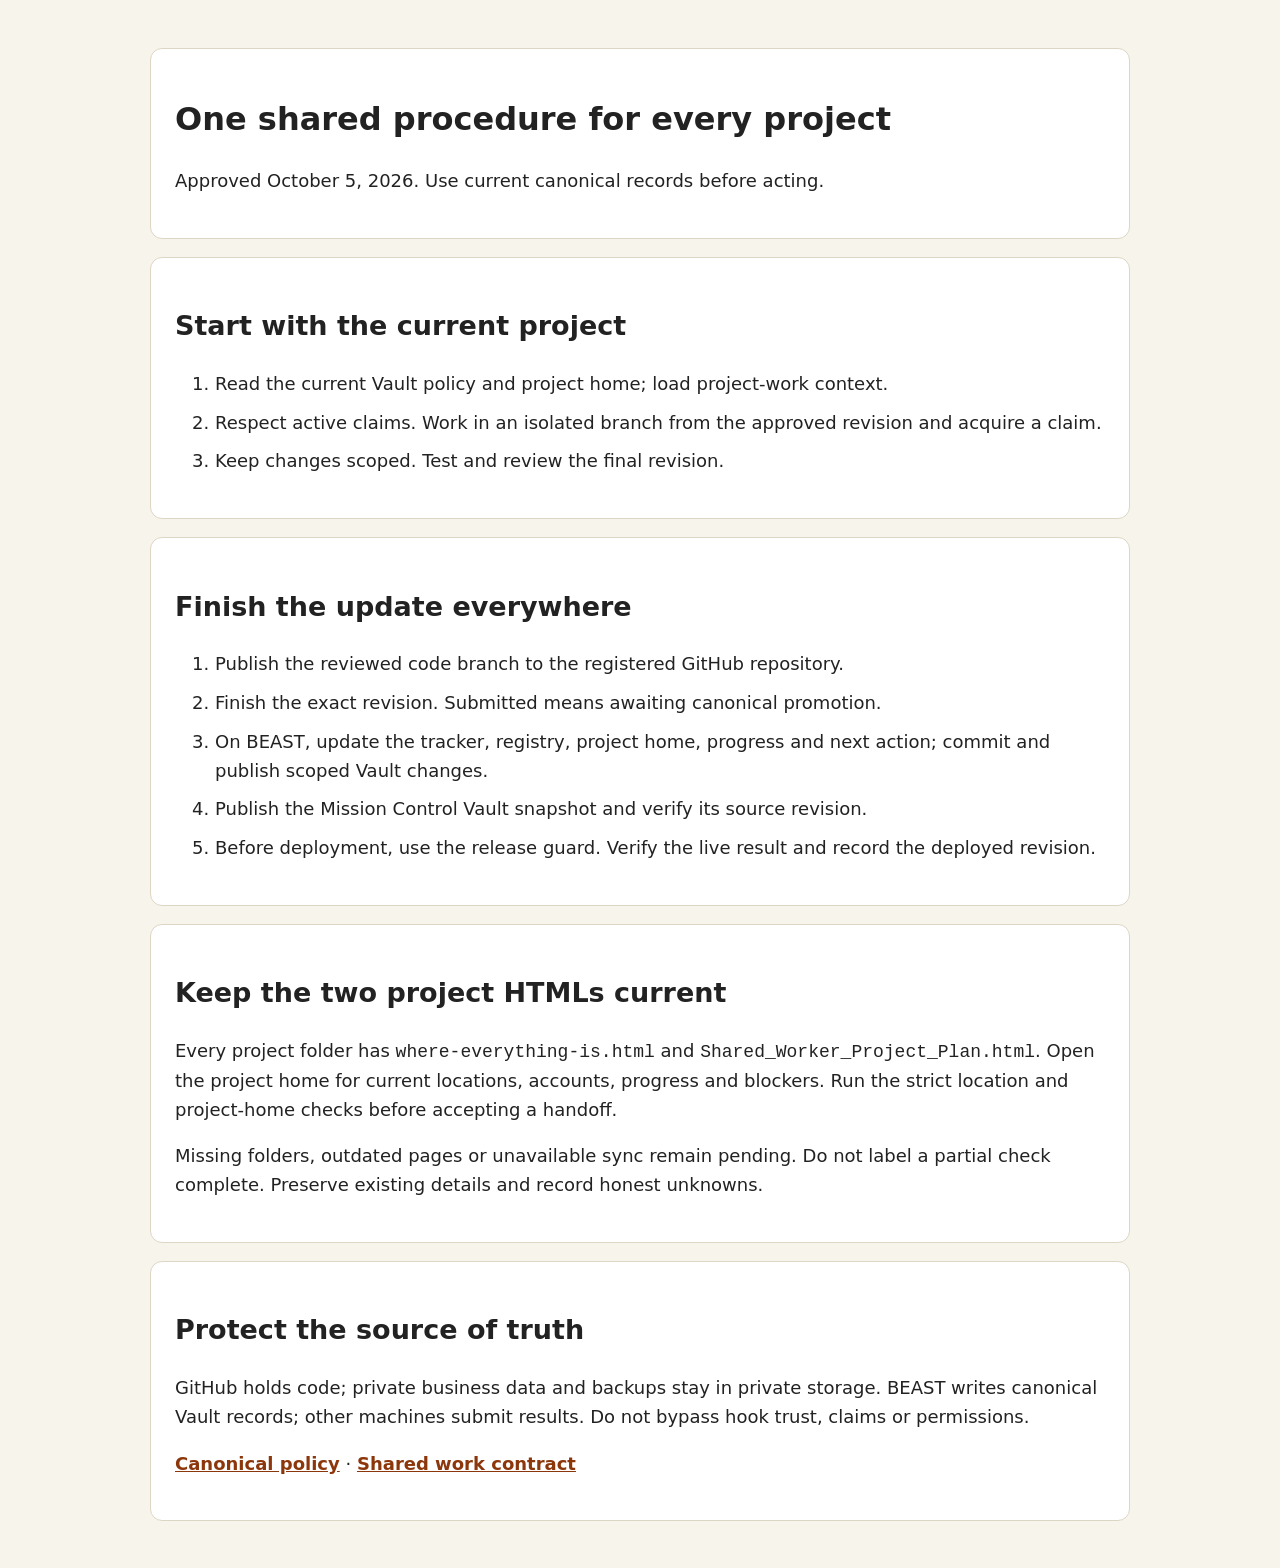
<file: Shared_Worker_Project_Plan.html>
<!doctype html><html lang="en"><head><meta charset="utf-8"><meta name="viewport" content="width=device-width,initial-scale=1"><meta name="project-contract-version" content="2026-10-05.1"><title>Shared worker project procedure</title><style>body{font:18px/1.6 system-ui,sans-serif;background:#f7f4ec;color:#222;margin:0}main{max-width:980px;margin:auto;padding:30px}header,section{background:white;border:1px solid #ddd6c4;padding:24px;border-radius:12px;margin:18px 0}h1{font-size:32px}a{color:#8c370b;font-weight:650}code{overflow-wrap:anywhere}li{margin:10px 0}.button{display:inline-block;background:#8c370b;color:white;padding:10px 18px;border-radius:8px;text-decoration:none}</style></head><body><main><header><h1>One shared procedure for every project</h1><p>Approved October 5, 2026. Use current canonical records before acting.</p></header><section><h2>Start with the current project</h2><ol><li>Read the current Vault policy and project home; load project-work context.</li><li>Respect active claims. Work in an isolated branch from the approved revision and acquire a claim.</li><li>Keep changes scoped. Test and review the final revision.</li></ol></section><section><h2>Finish the update everywhere</h2><ol><li>Publish the reviewed code branch to the registered GitHub repository.</li><li>Finish the exact revision. Submitted means awaiting canonical promotion.</li><li>On BEAST, update the tracker, registry, project home, progress and next action; commit and publish scoped Vault changes.</li><li>Publish the Mission Control Vault snapshot and verify its source revision.</li><li>Before deployment, use the release guard. Verify the live result and record the deployed revision.</li></ol></section><section><h2>Keep the two project HTMLs current</h2><p>Every project folder has <code>where-everything-is.html</code> and <code>Shared_Worker_Project_Plan.html</code>. Open the project home for current locations, accounts, progress and blockers. Run the strict location and project-home checks before accepting a handoff.</p><p>Missing folders, outdated pages or unavailable sync remain pending. Do not label a partial check complete. Preserve existing details and record honest unknowns.</p></section><section><h2>Protect the source of truth</h2><p>GitHub holds code; private business data and backups stay in private storage. BEAST writes canonical Vault records; other machines submit results. Do not bypass hook trust, claims or permissions.</p><p><a href="file:///C:/Users/jston/Vault/Projects/00-Dashboard/POLICY.md">Canonical policy</a> · <a href="file:///C:/Users/jston/Vault/Projects/30-Workflows/shared-project-work.md">Shared work contract</a></p></section></main></body></html>
</file>
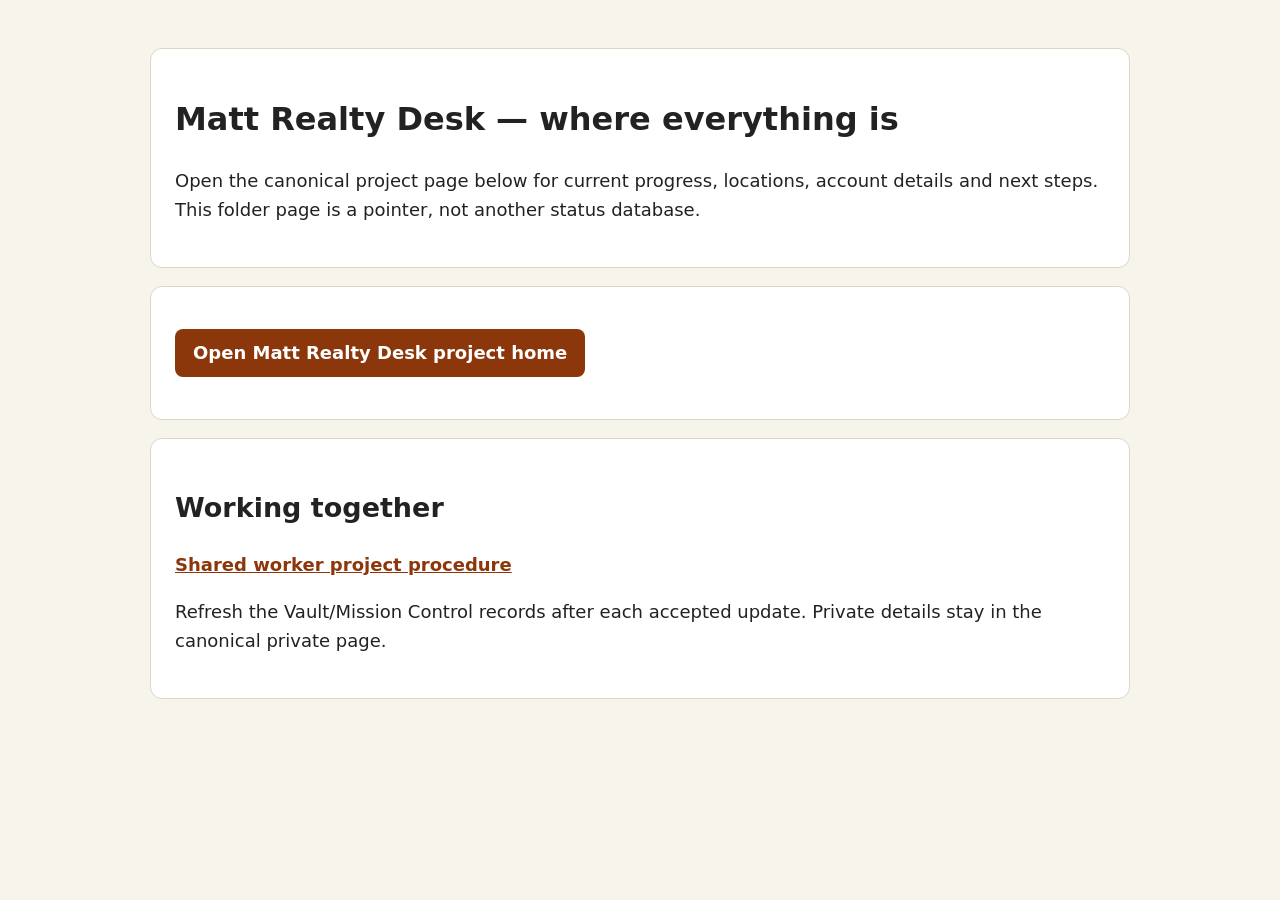
<file: where-everything-is.html>
<!-- managed-project-entrypoint:2026-10-05 -->
<!doctype html><html lang="en"><head><meta charset="utf-8"><meta name="viewport" content="width=device-width,initial-scale=1"><meta name="project-contract-version" content="2026-10-05.1"><title>Matt Realty Desk — where everything is</title><style>body{font:18px/1.6 system-ui,sans-serif;background:#f7f4ec;color:#222;margin:0}main{max-width:980px;margin:auto;padding:30px}header,section{background:white;border:1px solid #ddd6c4;padding:24px;border-radius:12px;margin:18px 0}h1{font-size:32px}a{color:#8c370b;font-weight:650}code{overflow-wrap:anywhere}li{margin:10px 0}.button{display:inline-block;background:#8c370b;color:white;padding:10px 18px;border-radius:8px;text-decoration:none}</style></head><body><main><header><h1>Matt Realty Desk — where everything is</h1><p>Open the canonical project page below for current progress, locations, account details and next steps. This folder page is a pointer, not another status database.</p></header><section><p><a class="button" href="file:///C:/Users/jston/Vault/Projects/00-Dashboard/where/matt-realty-desk.html">Open Matt Realty Desk project home</a></p></section><section><h2>Working together</h2><p><a href="Shared_Worker_Project_Plan.html">Shared worker project procedure</a></p><p>Refresh the Vault/Mission Control records after each accepted update. Private details stay in the canonical private page.</p></section></main></body></html>
</file>
